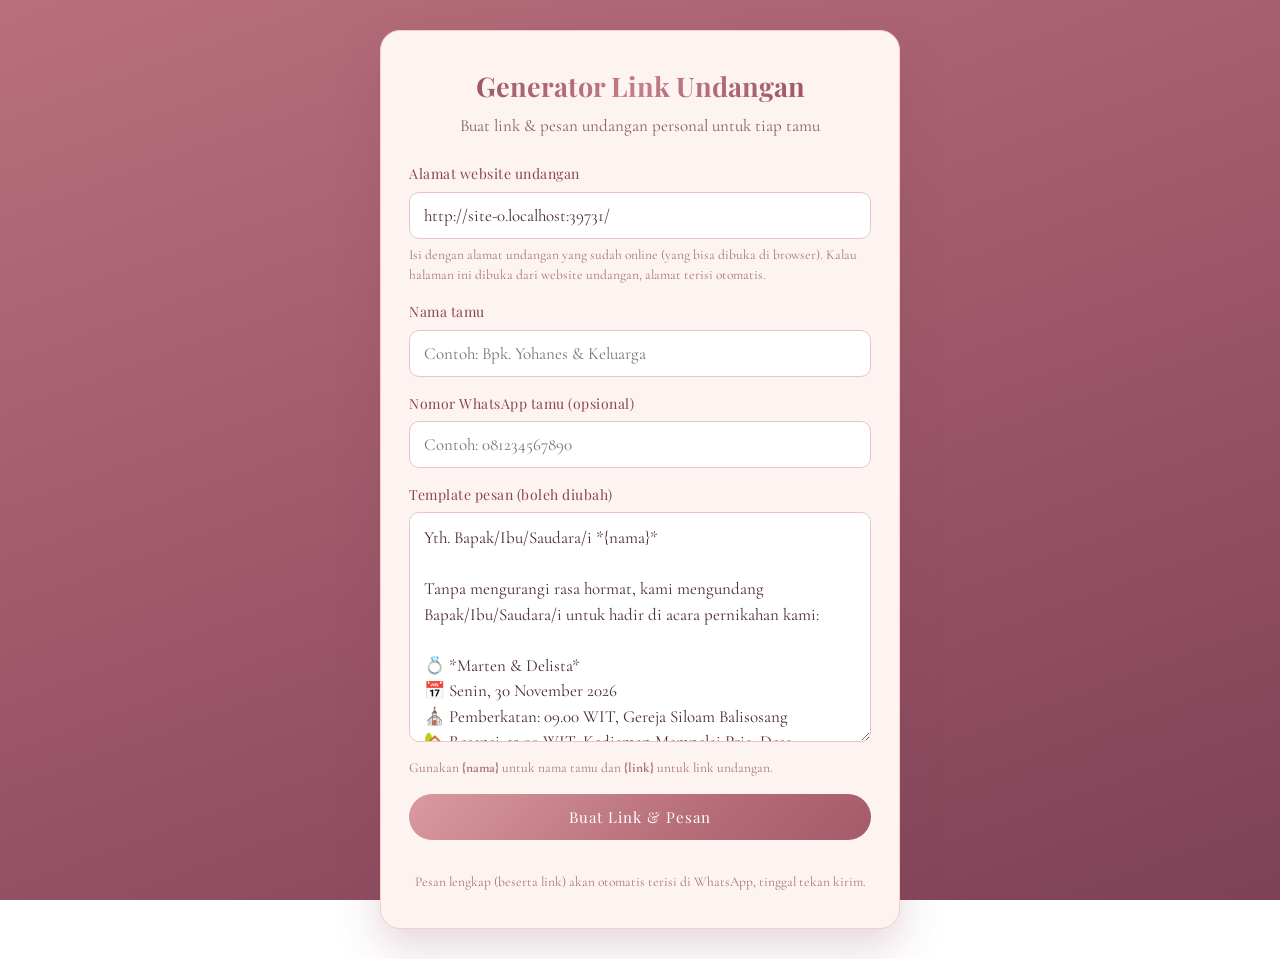
<file: generator.html>
<!DOCTYPE html>
<html lang="id">
<head>
<meta charset="UTF-8">
<meta name="viewport" content="width=device-width, initial-scale=1.0">
<title>Generator Link Undangan — Marten &amp; Delista</title>
<link rel="stylesheet" href="style.css">
<style>
  body{min-height:100vh;display:flex;align-items:flex-start;justify-content:center;padding:30px 16px;background:linear-gradient(160deg,#b8707d,#9a5568 55%,#7e4156);background-attachment:fixed}
  .gen-box{
    background:var(--cream);max-width:520px;width:100%;border-radius:20px;padding:34px 28px;
    border:1px solid #f1cfcb;box-shadow:var(--shadow);
  }
  .gen-box h1{font-size:27px;text-align:center;margin-bottom:4px;
    background:linear-gradient(135deg,#8c4455,#c27d86,#8c4455);-webkit-background-clip:text;background-clip:text;-webkit-text-fill-color:transparent}
  .gen-box p.sub{text-align:center;color:#8a5a66;font-size:17px;margin-bottom:24px}
  .gen-box label{display:block;font-family:'Playfair Display',serif;font-size:14px;color:#8c4455;margin:0 0 6px;letter-spacing:.5px}
  .gen-box input,.gen-box textarea{
    width:100%;padding:12px 14px;border:1px solid #ebc4c4;border-radius:10px;
    font-family:'Cormorant Garamond',serif;font-size:17px;margin-bottom:16px;background:#fff;color:var(--ink);
  }
  .gen-box textarea{min-height:230px;resize:vertical;line-height:1.5}
  .gen-box input:focus,.gen-box textarea:focus{outline:none;border-color:#c27d86;box-shadow:0 0 0 3px rgba(194,125,134,.18)}
  .hint{font-size:13.5px;color:#a8707c;margin:-10px 0 16px;line-height:1.5}
  .btn{
    width:100%;background:linear-gradient(135deg,#d99a9f,#b76e79 60%,#a45a69);color:#fff;border:none;padding:13px;border-radius:30px;
    font-family:'Playfair Display',serif;letter-spacing:1px;font-size:15px;cursor:pointer;margin-bottom:10px;
  }
  .btn:hover{filter:brightness(1.07)}
  .btn-light{background:#fff;color:#a4566a;border:1px solid #e3a9a6}
  .btn-wa{background:linear-gradient(135deg,#3fb868,#2f8f4e) !important}
  .warn{background:#fff3e0;border:1px solid #f0c987;color:#8a5a1c;border-radius:10px;padding:10px 14px;font-size:15px;margin-bottom:16px;display:none;line-height:1.5}
  .warn.show{display:block}
  .result{margin-top:20px;background:#fff;border:1px dashed #d99a9f;border-radius:12px;padding:16px;display:none}
  .result.show{display:block}
  .result .lbl{font-family:'Playfair Display',serif;font-size:13px;color:#8c4455;margin-bottom:6px;letter-spacing:.5px}
  #link-output{word-break:break-all;font-size:16px;color:#4a2a30;margin-bottom:14px;background:#fdf4f2;padding:10px 12px;border-radius:8px}
  #msg-preview{white-space:pre-wrap;word-break:break-word;overflow-wrap:anywhere;font-size:16px;line-height:1.5;color:#4a2a30;background:#e7f7e9;border-radius:12px;padding:12px 14px;margin-bottom:14px}
  .actions{display:grid;grid-template-columns:1fr 1fr;gap:8px}
  .actions .btn{margin-bottom:0;font-size:14px;padding:11px}
  .actions .full{grid-column:1/-1}
  .note{font-size:13.5px;color:#a8707c;text-align:center;margin-top:22px;line-height:1.6}
</style>
</head>
<body>
  <div class="gen-box">
    <h1>Generator Link Undangan</h1>
    <p class="sub">Buat link &amp; pesan undangan personal untuk tiap tamu</p>

    <div class="warn" id="warn"></div>

    <label for="base-url">Alamat website undangan</label>
    <input type="url" id="base-url" placeholder="https://websitesaya.github.io/Undangan_Marten_Delista/" inputmode="url">
    <p class="hint">Isi dengan alamat undangan yang sudah online (yang bisa dibuka di browser). Kalau halaman ini dibuka dari website undangan, alamat terisi otomatis.</p>

    <label for="nama-tamu">Nama tamu</label>
    <input type="text" id="nama-tamu" placeholder="Contoh: Bpk. Yohanes &amp; Keluarga">

    <label for="no-wa">Nomor WhatsApp tamu (opsional)</label>
    <input type="tel" id="no-wa" placeholder="Contoh: 081234567890" inputmode="tel">

    <label for="template">Template pesan (boleh diubah)</label>
    <textarea id="template"></textarea>
    <p class="hint">Gunakan <b>{nama}</b> untuk nama tamu dan <b>{link}</b> untuk link undangan.</p>

    <button class="btn" id="btn-generate">Buat Link &amp; Pesan</button>

    <div class="result" id="result">
      <div class="lbl">LINK UNDANGAN</div>
      <div id="link-output"></div>
      <div class="lbl">PRATINJAU PESAN</div>
      <div id="msg-preview"></div>
      <div class="actions">
        <button class="btn btn-light" id="btn-copy-link">Salin Link</button>
        <button class="btn btn-light" id="btn-copy-msg">Salin Pesan</button>
        <button class="btn btn-wa full" id="btn-wa">Kirim via WhatsApp</button>
        <button class="btn btn-light full" id="btn-test">Tes Buka Link Undangan</button>
      </div>
    </div>

    <p class="note">Pesan lengkap (beserta link) akan otomatis terisi di WhatsApp, tinggal tekan kirim.</p>
  </div>

<script>
const DEFAULT_TEMPLATE =
`Yth. Bapak/Ibu/Saudara/i *{nama}*

Tanpa mengurangi rasa hormat, kami mengundang Bapak/Ibu/Saudara/i untuk hadir di acara pernikahan kami:

💍 *Marten & Delista*
📅 Senin, 30 November 2026
⛪ Pemberkatan: 09.00 WIT, Gereja Siloam Balisosang
🏡 Resepsi: 12.00 WIT, Kediaman Mempelai Pria, Desa Balisosang, Kec. Malifut, Kab. Halmahera Utara

Berikut link undangan kami:
{link}

Merupakan suatu kehormatan dan kebahagiaan bagi kami apabila Bapak/Ibu/Saudara/i berkenan hadir dan memberikan doa restu.

Terima kasih 🙏
Marten & Delista`;

const $ = id => document.getElementById(id);
const baseInput = $('base-url'), tplInput = $('template');
const KEY_BASE = 'gen_base_url', KEY_TPL = 'gen_template_v1';

/* ---- Deteksi alamat website otomatis (bila halaman ini dibuka dari website undangan) ---- */
function detectBase(){
  if(location.protocol === 'http:' || location.protocol === 'https:'){
    return location.href.split('#')[0].split('?')[0].replace(/[^\/]*$/, '');
  }
  return '';
}
function safeGet(k){ try{ return localStorage.getItem(k); }catch(e){ return null; } }
function safeSet(k,v){ try{ localStorage.setItem(k,v); }catch(e){} }

baseInput.value = detectBase() || safeGet(KEY_BASE) || '';
tplInput.value  = safeGet(KEY_TPL) || DEFAULT_TEMPLATE;

if(!detectBase()){
  const w = $('warn');
  w.textContent = 'Halaman ini dibuka dari komputer/HP (bukan dari website), jadi alamat website undangan harus diisi manual di kolom pertama. Pastikan alamat itu bisa dibuka di browser, kalau tidak link akan menjadi "404 Not Found".';
  w.classList.add('show');
}

function normalizeBase(u){
  u = (u || '').trim();
  if(!u) return '';
  if(!/^https?:\/\//i.test(u)) u = 'https://' + u;
  u = u.split('#')[0].split('?')[0];
  u = u.replace(/index\.html$/i, '').replace(/generator\.html$/i, '');
  if(!u.endsWith('/')) u += '/';
  return u;
}
function normalizePhone(p){
  p = (p || '').replace(/[^\d]/g, '');
  if(!p) return '';
  if(p.startsWith('0')) p = '62' + p.slice(1);
  else if(p.startsWith('8')) p = '62' + p;
  return p;
}

let current = { link:'', pesan:'', phone:'' };

$('btn-generate').addEventListener('click', () => {
  const nama = $('nama-tamu').value.trim();
  const base = normalizeBase(baseInput.value);
  if(!base){ alert('Mohon isi alamat website undangan terlebih dahulu.'); baseInput.focus(); return; }
  if(!nama){ alert('Mohon isi nama tamu.'); $('nama-tamu').focus(); return; }

  baseInput.value = base;
  safeSet(KEY_BASE, base);
  safeSet(KEY_TPL, tplInput.value);

  const link = `${base}?to=${encodeURIComponent(nama)}`;
  let tpl = tplInput.value.trim() || DEFAULT_TEMPLATE;
  if(!tpl.includes('{link}')) tpl += '\n\n{link}';
  const pesan = tpl.split('{nama}').join(nama).split('{link}').join(link);

  current = { link, pesan, phone: normalizePhone($('no-wa').value) };
  $('link-output').textContent = link;
  $('msg-preview').textContent = pesan;
  $('result').classList.add('show');
  $('result').scrollIntoView({behavior:'smooth', block:'nearest'});
});

function copyText(text, btn){
  const done = () => { const o = btn.textContent; btn.textContent = 'Tersalin ✓'; setTimeout(() => btn.textContent = o, 1500); };
  if(navigator.clipboard && window.isSecureContext){
    navigator.clipboard.writeText(text).then(done).catch(() => fallbackCopy(text, done));
  }else{
    fallbackCopy(text, done);
  }
}
function fallbackCopy(text, done){
  const ta = document.createElement('textarea');
  ta.value = text; ta.style.position = 'fixed'; ta.style.opacity = '0';
  document.body.appendChild(ta); ta.select();
  try{ document.execCommand('copy'); done(); }catch(e){ alert('Gagal menyalin, silakan salin manual.'); }
  document.body.removeChild(ta);
}

$('btn-copy-link').addEventListener('click', e => copyText(current.link, e.target));
$('btn-copy-msg').addEventListener('click',  e => copyText(current.pesan, e.target));
$('btn-test').addEventListener('click', () => window.open(current.link, '_blank'));

$('btn-wa').addEventListener('click', () => {
  // Seluruh pesan di-encode SEKALI (termasuk baris baru), sehingga teks + link ikut terkirim
  const text = encodeURIComponent(current.pesan);
  const url = current.phone
    ? `https://wa.me/${current.phone}?text=${text}`
    : `https://api.whatsapp.com/send?text=${text}`;
  window.open(url, '_blank');
});
</script>
</body>
</html>
</file>
<file: style.css>
@import url('https://fonts.googleapis.com/css2?family=Playfair+Display:ital,wght@0,400;0,600;0,700;1,500&family=Cormorant+Garamond:ital,wght@0,400;0,500;0,600;1,500&family=Alex+Brush&display=swap');

:root{
  --maroon-deep:#6e3342;
  --maroon:#b76e79;
  --maroon-light:#c98a93;
  --gold:#c9908f;
  --gold-soft:#f6d5cf;
  --cream:#fdf4f2;
  --cream-dark:#f9e3df;
  --ink:#4a2a30;
  --rose-text:#a4566a;
  --rose-grad:linear-gradient(135deg,#f9dcd6 0%,#e3a9a6 38%,#c27d86 70%,#e8b9b3 100%);
  --rose-dark:linear-gradient(160deg,#b8707d 0%,#9a5568 55%,#7e4156 100%);
  --shadow:0 18px 44px rgba(138,69,88,.22);
  --ease:cubic-bezier(.65,0,.35,1);
}

*{box-sizing:border-box;margin:0;padding:0}
html{scroll-behavior:smooth}
body{
  font-family:'Cormorant Garamond',serif;
  background:var(--cream);
  color:var(--ink);
  overflow-x:hidden;
  font-size:19px;
  line-height:1.6;
}
body.lock{overflow:hidden;height:100vh}

h1,h2,h3,.serif-display{font-family:'Playfair Display',serif}
.script{font-family:'Alex Brush',cursive}

img{max-width:100%;display:block}
a{color:inherit;text-decoration:none}

.container{max-width:520px;margin:0 auto;padding:0 24px}

/* ============ OPENING SCREEN ============ */
#opening-screen{
  position:fixed;inset:0;z-index:100;
  display:flex;align-items:center;justify-content:center;
  overflow:hidden;
}
#opening-screen.hidden{display:none}
.opening-bg{
  position:absolute;inset:0;
  background:url('Latar.jpg') center/cover no-repeat;
  filter:brightness(.62) saturate(1.05);
}
.opening-bg::after{
  content:'';position:absolute;inset:0;
  background:radial-gradient(ellipse at center, rgba(183,110,121,.18) 0%, rgba(74,26,42,.78) 100%);
}

.curtain-panel{
  position:absolute;top:0;height:100%;width:50%;z-index:3;
  background:
    repeating-linear-gradient(90deg,
      rgba(0,0,0,.18) 0px, rgba(0,0,0,.18) 2px,
      rgba(255,255,255,.05) 2px, rgba(255,255,255,.05) 4px,
      transparent 4px, transparent 30px),
    linear-gradient(90deg,#8e4a5a,#c98a93 35%,#e6b4b2 55%,#a35e6d 100%);
  box-shadow:inset 0 0 80px rgba(0,0,0,.6), inset 0 0 200px rgba(0,0,0,.4);
  transition:transform 1.4s var(--ease);
  visibility:hidden;
}
/* Tirai hanya ditampilkan setelah tombol "Buka Undangan" diklik */
#opening-screen.curtain-active .curtain-panel{visibility:visible}
.curtain-left{left:0;border-right:4px solid var(--gold);border-radius:0 0 0 0}
.curtain-right{right:0;transform:scaleX(-1);border-right:4px solid var(--gold)}
.curtain-left::before,.curtain-right::before{
  content:'';position:absolute;top:0;right:-4px;width:14px;height:100%;
  background:linear-gradient(180deg,#fbe6e1,#dba3a3 40%,#9c5a66 100%);
  box-shadow:0 0 15px rgba(232,170,170,.7);
}
.curtain-panel .tassel{
  position:absolute;bottom:0;right:-14px;width:34px;height:34px;
  background:radial-gradient(circle at 40% 30%,#fff0ec,#e0a9a8 60%,#94525f 100%);
  border-radius:50%;box-shadow:0 4px 10px rgba(0,0,0,.5);
}
#opening-screen.open .curtain-left{transform:translateX(-102%)}
#opening-screen.open .curtain-right{transform:scaleX(-1) translateX(-102%)}

.opening-content{
  position:relative;z-index:5;text-align:center;color:var(--cream);
  padding:40px 30px;max-width:420px;
  animation:fadeUp 1.4s var(--ease) both;
}
@keyframes fadeUp{from{opacity:0;transform:translateY(24px)}to{opacity:1;transform:translateY(0)}}
.opening-eyebrow{
  letter-spacing:4px;font-size:13px;text-transform:uppercase;color:var(--gold-soft);
  margin-bottom:14px;
}
.opening-names{
  font-family:'Alex Brush',cursive;font-size:58px;color:#fff;
  line-height:1.15;text-shadow:0 4px 20px rgba(0,0,0,.5);
}
.opening-amp{display:block;font-family:'Playfair Display',serif;font-style:italic;font-size:20px;color:var(--gold-soft);margin:4px 0}
.opening-guest{
  margin-top:22px;font-size:16px;letter-spacing:.5px;color:var(--cream-dark);
}
.opening-guest strong{color:#fff;font-weight:600;font-family:'Playfair Display',serif}
.ornament-line{
  width:70px;height:1px;background:var(--gold);margin:18px auto;position:relative;
}
.ornament-line::before{content:'✦';position:absolute;top:-9px;left:50%;transform:translateX(-50%);color:var(--gold);font-size:14px}

.btn-open{
  margin-top:30px;
  background:var(--rose-grad);
  color:#5a2433;border:none;
  font-family:'Playfair Display',serif;font-weight:600;font-size:15px;
  letter-spacing:2px;text-transform:uppercase;
  padding:14px 34px;border-radius:40px;cursor:pointer;
  box-shadow:0 10px 30px rgba(90,30,50,.45);
  transition:transform .3s var(--ease),box-shadow .3s;
}
.btn-open:hover{transform:translateY(-2px);box-shadow:0 14px 34px rgba(0,0,0,.5)}
.btn-open:active{transform:translateY(0)}

/* ============ MAIN INVITATION ============ */
#invitation{display:none}
#invitation.show{display:block;animation:fadeUp 1s var(--ease) both}

section{padding:70px 0;position:relative}
.section-title{
  text-align:center;font-size:14px;letter-spacing:4px;text-transform:uppercase;
  color:var(--rose-text);margin-bottom:8px;font-family:'Cormorant Garamond',serif;font-weight:600;
}
.section-heading{
  text-align:center;font-size:36px;color:var(--maroon-deep);margin-bottom:26px;
}
.divider{
  width:90px;height:2px;margin:0 auto 40px;position:relative;
  background:linear-gradient(90deg,transparent,var(--gold),transparent);
}
.divider::before{content:'❧';position:absolute;top:-13px;left:50%;transform:translateX(-50%);color:var(--gold);font-size:20px;background:var(--cream);padding:0 8px}

/* HERO / COVER */
#hero{
  min-height:100vh;display:flex;flex-direction:column;align-items:center;justify-content:center;
  text-align:center;color:#fff;position:relative;
  background:linear-gradient(rgba(150,80,100,.35),rgba(74,26,42,.78)),url('Latar.jpg') center/cover;
}
#hero .opening-eyebrow{color:var(--gold-soft)}
#hero .opening-names{font-size:64px}
#hero p.verse{max-width:340px;margin:26px auto 0;font-style:italic;font-size:16px;color:var(--cream-dark);line-height:1.8}
.countdown{display:flex;gap:14px;justify-content:center;margin-top:34px}
.countdown div{
  background:rgba(255,255,255,.08);border:1px solid var(--gold);
  border-radius:6px;padding:12px 14px;min-width:64px;backdrop-filter:blur(2px);
}
.countdown span{display:block;font-family:'Playfair Display',serif;font-size:26px;color:#fff}
.countdown small{font-size:11px;letter-spacing:1px;text-transform:uppercase;color:var(--gold-soft)}
.scroll-hint{position:absolute;bottom:26px;font-size:12px;letter-spacing:2px;color:var(--gold-soft);animation:bounce 2s infinite}
@keyframes bounce{0%,100%{transform:translateY(0)}50%{transform:translateY(8px)}}

/* QUOTE */
#quote{background:var(--rose-dark);color:var(--cream);text-align:center}
#quote p{font-family:'Playfair Display',serif;font-style:italic;font-size:22px;max-width:440px;margin:0 auto;line-height:1.7}
#quote .ref{display:block;margin-top:16px;color:var(--gold-soft);font-size:15px;letter-spacing:1px}

/* MEMPELAI */
.couple-card{text-align:center;margin-bottom:56px}
.couple-photo{
  width:180px;height:180px;border-radius:50%;object-fit:cover;margin:0 auto 20px;
  border:6px solid var(--cream);box-shadow:var(--shadow);
  outline:1px solid var(--gold);outline-offset:8px;
}
.couple-name{font-size:30px;color:var(--maroon-deep);margin-bottom:4px}
.couple-role{font-family:'Alex Brush',cursive;font-size:22px;color:var(--gold);margin-bottom:14px}
.couple-info{font-size:17px;line-height:1.9}
.couple-info b{color:var(--maroon)}
.couple-amp{text-align:center;font-family:'Playfair Display',serif;font-style:italic;font-size:24px;color:var(--gold);margin:10px 0 40px}

/* LOVE STORY */
#lovestory{background:var(--cream-dark)}
.timeline{position:relative;padding-left:30px;border-left:2px solid var(--gold)}
.timeline-item{position:relative;padding-bottom:34px}
.timeline-item:last-child{padding-bottom:0}
.timeline-item::before{
  content:'';position:absolute;left:-38px;top:2px;width:14px;height:14px;border-radius:50%;
  background:var(--gold);border:3px solid var(--cream-dark);box-shadow:0 0 0 2px var(--gold)
}
.timeline-year{font-family:'Playfair Display',serif;font-size:22px;color:var(--maroon-deep);margin-bottom:4px}
.timeline-desc{font-size:17px;color:var(--ink)}

/* EVENT */
#acara{background:var(--rose-dark);color:var(--cream)}
#acara .section-title{color:var(--gold-soft)}
#acara .section-heading{color:#fff}
#acara .divider::before{background:#9a5568;color:var(--gold-soft)}
.event-card{
  background:rgba(255,255,255,.10);border:1px solid rgba(246,213,207,.7);border-radius:16px;
  padding:30px 26px;margin-bottom:24px;text-align:center;
}
.event-card h3{font-size:26px;color:var(--gold-soft);margin-bottom:10px}
.event-card p{font-size:17px;margin:4px 0;color:var(--cream-dark)}
.event-card .btn-map{
  display:inline-block;margin-top:16px;padding:10px 24px;border:1px solid var(--gold-soft);
  border-radius:30px;font-size:14px;letter-spacing:1px;color:#fff;transition:.3s;
}
.event-card .btn-map:hover{background:var(--gold-soft);color:var(--maroon-deep)}

/* GALLERY */
.gallery-grid{display:grid;grid-template-columns:repeat(3,1fr);gap:8px}
.gallery-grid img{
  width:100%;aspect-ratio:1/1;object-fit:cover;border-radius:4px;cursor:pointer;
  border:1px solid var(--gold-soft);transition:transform .3s;
}
.gallery-grid img:hover{transform:scale(1.04)}
#lightbox{
  position:fixed;inset:0;background:rgba(60,20,35,.93);z-index:200;
  display:none;align-items:center;justify-content:center;padding:20px;
}
#lightbox.show{display:flex}
#lightbox img{max-width:100%;max-height:85vh;border:4px solid var(--cream);border-radius:4px}
#lightbox .close{position:absolute;top:24px;right:30px;color:#fff;font-size:34px;cursor:pointer}
#lightbox .nav{position:absolute;top:50%;transform:translateY(-50%);color:#fff;font-size:34px;cursor:pointer;padding:10px}
#lightbox .prev{left:14px}#lightbox .next{right:14px}

/* GIFT */
#hadiah{background:var(--cream-dark);text-align:center}
.gift-card{
  background:var(--cream);border:1px solid var(--gold);border-radius:10px;
  padding:24px;margin-bottom:18px;display:flex;justify-content:space-between;align-items:center;gap:14px;
}
.gift-card .info{text-align:left}
.gift-card .bank{font-family:'Playfair Display',serif;color:var(--maroon-deep);font-size:19px}
.gift-card .norek{font-size:20px;letter-spacing:1px;font-weight:600}
.gift-card .an{font-size:14px;color:#8a5a66}
.btn-copy{
  background:var(--rose-grad);color:#5a2433;border:none;padding:9px 16px;border-radius:20px;font-weight:600;
  font-family:'Cormorant Garamond',serif;font-size:14px;cursor:pointer;white-space:nowrap;
}
.btn-copy:hover{filter:brightness(1.07)}

/* RSVP / UCAPAN */
#ucapan{background:var(--cream)}
.form-box{background:#fff;border:1px solid var(--gold-soft);border-radius:10px;padding:26px;box-shadow:var(--shadow)}
.form-box input,.form-box select,.form-box textarea{
  width:100%;padding:12px 14px;margin-bottom:14px;border:1px solid #ebc4c4;border-radius:8px;
  font-family:'Cormorant Garamond',serif;font-size:16px;background:var(--cream);color:var(--ink);
}
.form-box textarea{resize:vertical;min-height:80px}
.btn-submit{
  width:100%;background:linear-gradient(135deg,#d99a9f,#b76e79 60%,#a45a69);color:#fff;border:none;padding:13px;border-radius:30px;
  font-family:'Playfair Display',serif;letter-spacing:1px;font-size:15px;cursor:pointer;transition:.3s;
}
.btn-submit:hover{filter:brightness(1.08)}
.ucapan-list{margin-top:30px;max-height:400px;overflow-y:auto;padding-right:4px}
.ucapan-item{border-bottom:1px solid var(--cream-dark);padding:14px 0}
.ucapan-item .nama{font-family:'Playfair Display',serif;color:var(--maroon-deep);font-size:18px}
.ucapan-item .status{font-size:12px;color:var(--gold);text-transform:uppercase;letter-spacing:1px;margin-left:6px}
.ucapan-item .pesan{font-size:16px;margin-top:4px}
.ucapan-empty{text-align:center;color:#a8707c;padding:20px 0;font-style:italic}

/* MUSIC TOGGLE */
#music-toggle{
  position:fixed;bottom:20px;right:20px;z-index:60;
  width:52px;height:52px;border-radius:50%;background:linear-gradient(135deg,#d99a9f,#a45a69);
  border:2px solid #fbe3dd;color:#fff;display:flex;align-items:center;justify-content:center;
  cursor:pointer;box-shadow:var(--shadow);font-size:20px;
}
#music-toggle.spin{animation:spin 4s linear infinite}
@keyframes spin{from{transform:rotate(0)}to{transform:rotate(360deg)}}

/* FOOTER */
footer{background:var(--rose-dark);color:var(--gold-soft);text-align:center;padding:50px 20px}
footer .script{font-size:32px;color:#fff;display:block;margin-bottom:10px}
footer small{font-size:13px;letter-spacing:1px;opacity:.75}

/* CREDIT & SOCIAL LINKS */
.credit{margin-top:34px;padding-top:26px;border-top:1px solid rgba(246,213,207,.35)}
.credit-by{display:block;font-size:12px;letter-spacing:1.5px;text-transform:uppercase;opacity:.7}
.credit-by strong{color:var(--gold-soft);font-weight:600}
.social-links{display:flex;justify-content:center;gap:14px;margin-top:16px}
.social-links a{
  width:40px;height:40px;border-radius:50%;
  display:flex;align-items:center;justify-content:center;
  border:1px solid var(--gold);color:var(--gold-soft);
  transition:background .3s,color .3s,transform .3s;
}
.social-links a svg{width:19px;height:19px}
.social-links a:hover{background:var(--gold-soft);color:var(--maroon-deep);transform:translateY(-3px)}

@media(max-width:400px){
  .opening-names{font-size:46px}
  #hero .opening-names{font-size:50px}
  .gift-card{flex-direction:column;align-items:flex-start}
}

/* ============ SNOW OVERLAY ============ */
#snow-container{
  position:fixed;inset:0;z-index:150;
  overflow:hidden;pointer-events:none;
}
.snowflake{
  position:absolute;top:-5vh;
  color:#f6b8c4;
  text-shadow:0 0 6px rgba(255,255,255,.6);
  animation-name:snowfall;
  animation-timing-function:linear;
  animation-iteration-count:infinite;
  will-change:transform;
  user-select:none;
}
@keyframes snowfall{
  0%{transform:translate3d(0,-5vh,0) rotate(0deg)}
  100%{transform:translate3d(var(--drift),105vh,0) rotate(360deg)}
}

/* ============ BUTTERFLY OVERLAY ============ */
#butterfly-container{
  position:fixed;inset:0;z-index:140;
  overflow:hidden;pointer-events:none;
}
.butterfly{
  position:absolute;top:0;
  width:var(--bsize,42px);height:var(--bsize,42px);
  left:var(--bleft,10%);
  animation-name:butterflyRise;
  animation-timing-function:ease-in-out;
  animation-iteration-count:infinite;
  will-change:transform;
}
.butterfly .bf-sway{
  width:100%;height:100%;
  animation-name:butterflySway;
  animation-timing-function:ease-in-out;
  animation-iteration-count:infinite;
  animation-direction:alternate;
}
.butterfly svg{
  width:100%;height:100%;display:block;
  filter:drop-shadow(0 2px 4px rgba(138,69,88,.3));
  overflow:visible;
}
.butterfly .wing-l,
.butterfly .wing-r{
  transform-box:fill-box;
  animation-name:flapWing;
  animation-timing-function:ease-in-out;
  animation-iteration-count:infinite;
  animation-direction:alternate;
}
.butterfly .wing-l{transform-origin:100% 50%}
.butterfly .wing-r{transform-origin:0% 50%}

@keyframes butterflyRise{
  0%{transform:translate3d(0,108vh,0)}
  100%{transform:translate3d(0,-14vh,0)}
}
@keyframes butterflySway{
  0%{transform:translateX(calc(var(--sway,32px) * -1)) rotate(-8deg)}
  100%{transform:translateX(var(--sway,32px)) rotate(8deg)}
}
@keyframes flapWing{
  0%{transform:scaleX(1)}
  100%{transform:scaleX(.45)}
}
/* Logo usaha di footer */
.footer-logo{margin-top:30px}
.footer-logo img{max-width:120px;max-height:120px;width:auto;height:auto;border-radius:10px;display:inline-block;box-shadow:0 4px 14px rgba(0,0,0,.3)}

/* ============ ROSE GOLD THEME — PENYEMPURNAAN ============ */
body{
  background:
    radial-gradient(circle at 12% 8%,rgba(246,200,200,.45),transparent 40%),
    radial-gradient(circle at 90% 55%,rgba(232,185,185,.35),transparent 45%),
    var(--cream);
  background-attachment:fixed;
}
.section-heading{
  background:linear-gradient(135deg,#8c4455 0%,#c27d86 50%,#8c4455 100%);
  -webkit-background-clip:text;background-clip:text;color:transparent;-webkit-text-fill-color:transparent;
}
#acara .section-heading{background:none;-webkit-text-fill-color:#fff;color:#fff}
.opening-names,#hero .opening-names{text-shadow:0 4px 22px rgba(90,30,50,.6),0 0 30px rgba(246,185,195,.35)}
.opening-eyebrow{color:#fbdcd5}
.opening-amp{color:#f6c9c4}
.ornament-line{background:#f1bdb8}
.ornament-line::before{color:#f1bdb8}
.divider::before{color:var(--maroon)}
.divider{background:linear-gradient(90deg,transparent,#c9908f,transparent)}

.couple-photo{
  border:6px solid #fff;box-shadow:0 14px 36px rgba(160,86,106,.3);
  outline:2px solid #e2aaa8;outline-offset:8px;
}
.couple-card{
  background:rgba(255,255,255,.65);border:1px solid #f1cfcb;border-radius:22px;
  padding:34px 20px 28px;box-shadow:0 12px 34px rgba(183,110,121,.14);
}
.couple-name{color:#7a3b4c}
.couple-role{color:var(--maroon)}
.couple-info b{color:#a4566a}
.couple-amp{color:var(--maroon);font-size:34px}

#lovestory{background:linear-gradient(180deg,var(--cream-dark),#fbeae7)}
.timeline{border-left:2px solid #dba3a3}
.timeline-item::before{background:var(--rose-grad);border-color:var(--cream-dark);box-shadow:0 0 0 2px #d99a9f}
.timeline-year{color:#8c4455}

.event-card{backdrop-filter:blur(3px);box-shadow:0 10px 30px rgba(70,20,40,.25)}
.event-card h3{color:#fff;letter-spacing:.5px}
.event-card p{color:#fbeae6}

.gallery-grid{gap:10px}
.gallery-grid img{border:3px solid #fff;border-radius:12px;box-shadow:0 6px 18px rgba(183,110,121,.25)}
#lightbox img{border-color:#fbe3dd}

#hadiah{background:linear-gradient(180deg,#fbeae7,var(--cream-dark))}
#hadiah p{color:#8a5a66 !important}
.gift-card{background:#fff;border:1px solid #f1cfcb;border-radius:16px;box-shadow:0 8px 24px rgba(183,110,121,.15)}
.gift-card .bank{color:#a4566a;letter-spacing:1px}

.form-box{border:1px solid #f1cfcb;border-radius:18px}
.form-box input:focus,.form-box select:focus,.form-box textarea:focus{outline:none;border-color:#c27d86;box-shadow:0 0 0 3px rgba(194,125,134,.18)}
.ucapan-item{border-bottom:1px solid #f4d9d5}
.ucapan-item .nama{color:#8c4455}
.ucapan-item .status{color:#c27d86}

#quote p{color:#fff}
footer small{opacity:.9}
footer .script{text-shadow:0 2px 12px rgba(60,20,35,.35)}
.footer-logo img{background:#fff;padding:6px;border-radius:14px;border:2px solid #f6d5cf}
.countdown div{background:rgba(255,255,255,.14);border:1px solid rgba(246,213,207,.8);border-radius:12px}
.countdown small{color:#fbdcd5}

/* ============ GALERI 2 KOLOM ============ */
.gallery-grid{grid-template-columns:repeat(2,1fr);gap:12px}
.gallery-grid img{aspect-ratio:2/3;border-radius:16px;border-width:4px}

/* ============ KARTU ATM ============ */
#hadiah .container{max-width:440px}
.atm-wrap{margin:0 auto 34px;max-width:360px;perspective:900px}
.atm-card{
  position:relative;overflow:hidden;text-align:left;color:#fff;
  aspect-ratio:1.586/1;border-radius:20px;padding:5.5% 7% 6%;
  display:flex;flex-direction:column;justify-content:space-between;
  box-shadow:0 22px 44px rgba(138,69,88,.38),inset 0 1px 0 rgba(255,255,255,.55),inset 0 -2px 6px rgba(80,25,45,.25);
  border:1px solid rgba(255,255,255,.45);
  transition:transform .5s var(--ease),box-shadow .5s;
  transform-style:preserve-3d;
}
.atm-wrap:hover .atm-card{transform:rotateX(4deg) rotateY(-5deg) translateY(-4px);box-shadow:0 30px 52px rgba(138,69,88,.45),inset 0 1px 0 rgba(255,255,255,.55)}
.atm-rose{background:linear-gradient(135deg,#f4cbc4 0%,#dc9c9d 38%,#c4808a 72%,#a9606f 100%)}
.atm-mauve{background:linear-gradient(135deg,#e9b3bc 0%,#c8808f 38%,#a5586f 72%,#7e4156 100%)}
/* dekorasi lingkaran + kilau */
.atm-card::before{
  content:'';position:absolute;right:-18%;top:-45%;width:75%;aspect-ratio:1;border-radius:50%;
  background:radial-gradient(circle,rgba(255,255,255,.35),rgba(255,255,255,0) 68%);pointer-events:none;
}
.atm-card::after{
  content:'';position:absolute;top:0;left:-70%;width:45%;height:100%;
  background:linear-gradient(100deg,transparent,rgba(255,255,255,.38),transparent);
  transform:skewX(-18deg);animation:atmShine 5.5s ease-in-out infinite;pointer-events:none;
}
@keyframes atmShine{0%,55%{left:-70%}100%{left:130%}}
.atm-top{display:flex;justify-content:space-between;align-items:center;position:relative;z-index:1}
.atm-bank{font-family:'Playfair Display',serif;font-weight:700;font-size:clamp(18px,6vw,24px);letter-spacing:2px;text-shadow:0 2px 6px rgba(90,30,50,.35)}
.atm-wave{width:28px;height:28px;opacity:.9}
.atm-chip{width:clamp(38px,13vw,50px);height:auto;position:relative;z-index:1;filter:drop-shadow(0 2px 3px rgba(90,30,50,.3))}
.atm-number{
  position:relative;z-index:1;font-family:'Courier New',ui-monospace,monospace;font-weight:700;
  font-size:clamp(17px,5.6vw,23px);letter-spacing:2px;white-space:nowrap;
  text-shadow:0 2px 5px rgba(90,30,50,.4),0 -1px 0 rgba(255,255,255,.25);
}
.atm-bottom{display:flex;justify-content:space-between;align-items:flex-end;gap:10px;position:relative;z-index:1}
.atm-bottom small{display:block;font-size:10px;letter-spacing:2px;text-transform:uppercase;opacity:.85;line-height:1.2}
.atm-name{display:block;font-family:'Playfair Display',serif;font-size:clamp(12px,3.9vw,15px);letter-spacing:1px;font-weight:600;text-shadow:0 1px 4px rgba(90,30,50,.35)}
.atm-tag{
  font-size:10px;letter-spacing:1.5px;text-transform:uppercase;white-space:nowrap;
  border:1px solid rgba(255,255,255,.7);border-radius:20px;padding:3px 10px;background:rgba(255,255,255,.18);
}
.atm-wrap .btn-copy{display:block;margin:16px auto 0;padding:10px 26px;font-size:15px;box-shadow:0 6px 16px rgba(183,110,121,.3)}

/* ============ ANIMASI SCROLL ============ */
.reveal{
  opacity:0;will-change:transform,opacity;
  transition:opacity 1s cubic-bezier(.22,.8,.3,1),transform 1s cubic-bezier(.22,.8,.3,1);
  transition-delay:var(--d,0s);
}
.reveal.r-up{transform:translateY(46px)}
.reveal.r-left{transform:translateX(-60px)}
.reveal.r-right{transform:translateX(60px)}
.reveal.r-zoom{transform:scale(.82)}
.reveal.r-flip{transform:translateY(50px) rotateX(38deg) scale(.94);transform-origin:50% 100%}
.reveal.r-fade{transform:none}
.reveal.in{opacity:1;transform:none}
.atm-name{font-size:clamp(11px,3.5vw,14px);letter-spacing:.5px;white-space:nowrap}
.atm-tag{font-size:9px;letter-spacing:1px;padding:3px 8px}
</file>
